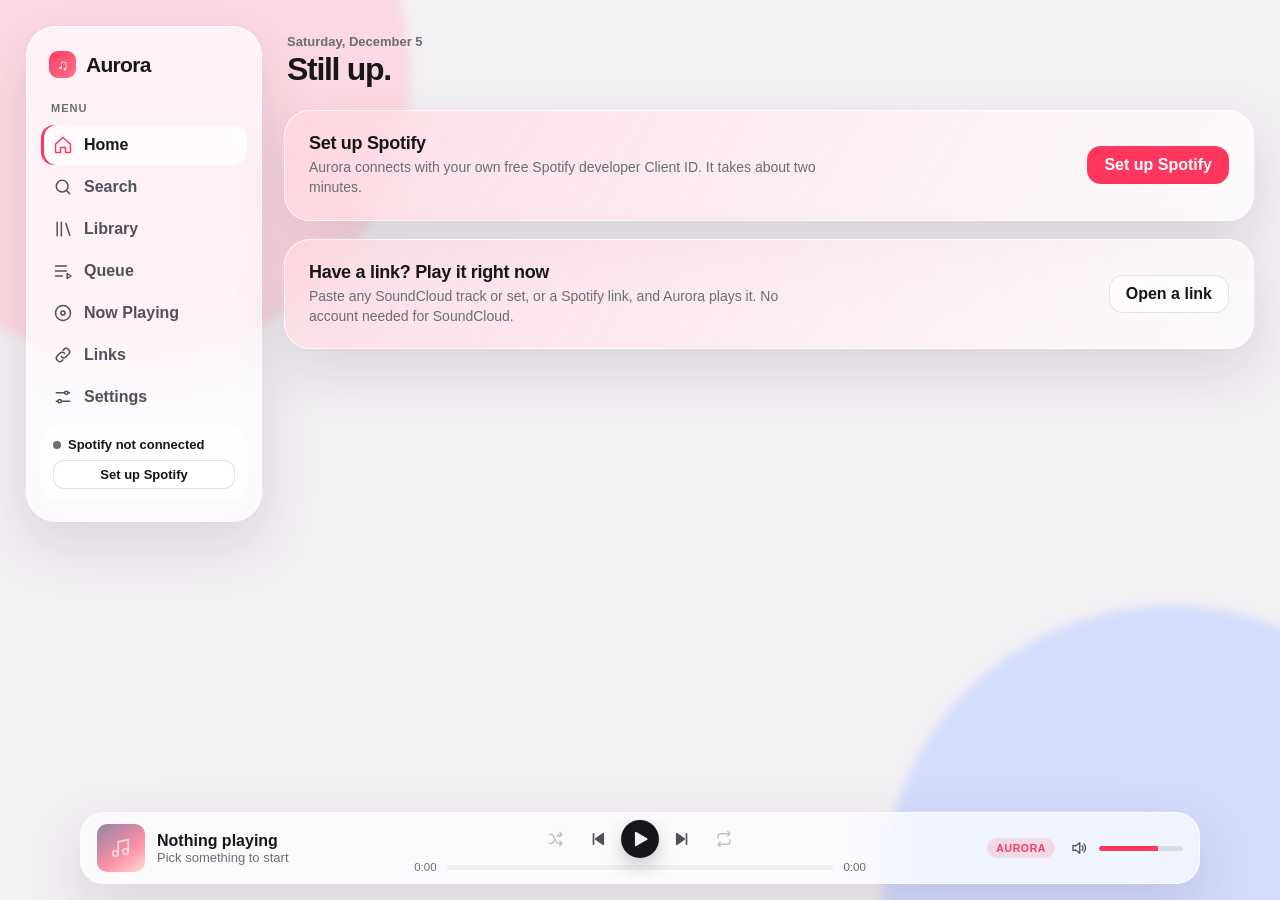
<file: index.html>
<!doctype html>
<html lang="en" data-theme="light">
<head>
  <meta charset="utf-8" />
  <meta name="viewport" content="width=device-width,initial-scale=1,viewport-fit=cover" />
  <title>Aurora — unified music player</title>
  <meta name="theme-color" content="#ff375f" />
  <meta name="description" content="Aurora: a Spotify and SoundCloud player with queue, library and search in one installable app." />
  <meta name="referrer" content="strict-origin-when-cross-origin" />
  <link rel="manifest" href="./manifest.webmanifest" />
  <link rel="icon" href="./icon.svg" type="image/svg+xml" />
  <link rel="apple-touch-icon" href="./icon.svg" />
  <link rel="stylesheet" href="./css/app.css" />
</head>
<body>
  <div class="app">
    <aside class="glass" id="side">
      <a class="brand" href="#/home"><i>♫</i>Aurora</a>
      <div class="navlabel">Menu</div>
      <nav id="nav" aria-label="Main"></nav>
      <div class="sidefoot" id="sidefoot"></div>
    </aside>
    <main id="main">
      <div id="banner"></div>
      <div id="view"></div>
      <section id="page-sources" class="offscreen" aria-label="Open a link"></section>
    </main>
  </div>

  <footer class="playerbar glass empty" id="bar" aria-label="Player"></footer>
  <div class="toasts" id="toasts" aria-live="polite"></div>

  <noscript><p style="padding:24px;font-family:sans-serif">Aurora needs JavaScript to run.</p></noscript>
  <script>
    if (location.protocol === 'file:') {
      document.addEventListener('DOMContentLoaded', function () {
        document.body.innerHTML =
          '<div style="max-width:560px;margin:12vh auto;padding:24px;font-family:-apple-system,Segoe UI,sans-serif;line-height:1.6">' +
          '<h1>Open Aurora through a web server</h1>' +
          '<p>Browsers block the app’s modules and Spotify sign-in on <code>file://</code> pages. From this folder run:</p>' +
          '<pre style="background:#0001;padding:14px;border-radius:12px">python -m http.server 8080 --bind 127.0.0.1</pre>' +
          '<p>then visit <b>http://127.0.0.1:8080/</b></p></div>';
      });
    }
  </script>
  <script type="module" src="./js/app.js"></script>
</body>
</html>
</file>
<file: css/app.css>
:root {
  --accent: #ff375f;
  --accent-soft: color-mix(in srgb, var(--accent) 14%, transparent);
  --ink: #16161b;
  --ink2: #50505a;
  --muted: #6c6c75;
  --bg: #f3f0f4;
  --card: rgba(255, 255, 255, 0.68);
  --solid: #ffffff;
  --stroke: rgba(255, 255, 255, 0.76);
  --hair: rgba(70, 70, 85, 0.14);
  --hover: rgba(255, 255, 255, 0.72);
  --field: rgba(255, 255, 255, 0.8);
  --shadow: 0 22px 55px rgba(65, 38, 63, 0.14);
  --blob1: #ffd0db;
  --blob2: #c8d5ff;
  --bar-h: 72px;
  color-scheme: light;
}
html[data-theme='dark'] {
  --ink: #f5f2f6;
  --ink2: #cbc8d2;
  --muted: #9b98a8;
  --bg: #14131a;
  --card: rgba(39, 37, 49, 0.72);
  --solid: #25232d;
  --stroke: rgba(255, 255, 255, 0.1);
  --hair: rgba(255, 255, 255, 0.12);
  --hover: rgba(255, 255, 255, 0.09);
  --field: rgba(255, 255, 255, 0.07);
  --shadow: 0 22px 55px rgba(0, 0, 0, 0.45);
  --blob1: #4a2340;
  --blob2: #1f2a5a;
  color-scheme: dark;
}

* { box-sizing: border-box; }
html { -webkit-text-size-adjust: 100%; }
body {
  margin: 0;
  min-height: 100vh;
  font-family: -apple-system, BlinkMacSystemFont, 'SF Pro Display', 'Segoe UI', Roboto, sans-serif;
  color: var(--ink);
  background: var(--bg);
  overflow-x: hidden;
  transition: background 0.3s;
}
body::before, body::after {
  content: '';
  position: fixed;
  z-index: -1;
  border-radius: 999px;
  filter: blur(4px);
  opacity: 0.72;
}
body::before { width: 44vw; height: 44vw; top: -16vw; left: -12vw; background: var(--blob1); }
body::after { width: 45vw; height: 45vw; right: -14vw; bottom: -22vw; background: var(--blob2); }

button { font: inherit; color: inherit; border: 0; background: none; cursor: pointer; padding: 0; }
button:disabled { cursor: default; }
a { color: inherit; text-decoration: none; }
a:hover { text-decoration: underline; }
:focus-visible { outline: 2px solid var(--accent); outline-offset: 2px; border-radius: 8px; }
h1, h2, h3, p { margin: 0; }
.ic { display: inline-grid; place-items: center; line-height: 0; }

.glass {
  background: var(--card);
  backdrop-filter: blur(28px) saturate(150%);
  -webkit-backdrop-filter: blur(28px) saturate(150%);
  border: 1px solid var(--stroke);
  box-shadow: var(--shadow);
}

/* ---------- shell ---------- */
.app {
  max-width: 1360px;
  margin: 0 auto;
  padding: 26px 26px calc(var(--bar-h) + 56px);
  display: grid;
  grid-template-columns: 236px minmax(0, 1fr);
  gap: 22px;
  align-items: start;
}
aside {
  position: sticky;
  top: 26px;
  max-height: calc(100vh - var(--bar-h) - 76px);
  min-height: 420px;
  border-radius: 30px;
  padding: 20px 14px;
  display: flex;
  flex-direction: column;
  gap: 8px;
  overflow: auto;
}
.brand {
  display: flex; align-items: center; gap: 10px;
  padding: 4px 8px 16px;
  font-weight: 800; font-size: 21px; letter-spacing: -0.7px;
}
.brand:hover { text-decoration: none; }
.brand i {
  width: 27px; height: 27px; border-radius: 9px; display: grid; place-items: center;
  background: linear-gradient(135deg, var(--accent), color-mix(in srgb, var(--accent) 55%, #ffb3c0));
  color: #fff; font-style: normal; font-size: 15px;
}
.navlabel { font-size: 11px; text-transform: uppercase; letter-spacing: 1px; color: var(--muted); font-weight: 700; margin: 0 10px 3px; }
nav { display: grid; gap: 2px; }
nav a {
  display: flex; align-items: center; gap: 11px;
  padding: 10px 12px; border-radius: 13px;
  color: var(--ink2); font-weight: 600;
}
nav a:hover { background: var(--hover); text-decoration: none; }
nav a.active { background: var(--hover); color: var(--ink); box-shadow: inset 3px 0 0 var(--accent); }
nav a.active .ic { color: var(--accent); }
.sidefoot { margin-top: auto; padding: 12px; border-radius: 18px; background: var(--hover); font-size: 12px; display: grid; gap: 8px; }
.sidefoot b { display: flex; align-items: center; gap: 7px; font-size: 13px; }
.dot { width: 8px; height: 8px; border-radius: 50%; background: var(--muted); flex: none; }
.dot.ok { background: #30c76a; }
.dot.warn { background: #ff9f0a; }
.dot.bad { background: #ff453a; }

main { min-width: 0; }
.page { animation: rise 0.28s ease both; }
@keyframes rise { from { opacity: 0; transform: translateY(8px); } to { opacity: 1; transform: none; } }
.offscreen { position: fixed; left: -10000px; top: 0; width: 520px; pointer-events: none; }
[hidden] { display: none !important; }

.pagehead { display: flex; align-items: flex-end; justify-content: space-between; gap: 16px; margin: 8px 3px 22px; }
.eyebrow { font-size: 13px; color: var(--muted); font-weight: 600; }
.pagehead h1 { font-size: 32px; letter-spacing: -1.3px; margin-top: 2px; }
.sec { margin-top: 30px; }
.sec-head { display: flex; align-items: baseline; gap: 10px; margin: 0 3px 12px; }
.sec-head h3 { font-size: 19px; letter-spacing: -0.4px; }
.sec-head small { color: var(--muted); }
.sec-head .spacer { flex: 1; }

/* ---------- controls ---------- */
.btn { display: inline-flex; align-items: center; justify-content: center; gap: 8px; padding: 10px 17px; border-radius: 14px; font-weight: 700; background: var(--ink); color: var(--bg); transition: transform 0.12s, opacity 0.12s; }
.btn:hover { transform: translateY(-1px); }
.btn:active { transform: none; }
.btn:disabled { opacity: 0.4; transform: none; }
.btn.accent { background: var(--accent); color: #fff; }
.btn.ghost { background: var(--hover); color: var(--ink); box-shadow: inset 0 0 0 1px var(--hair); }
.btn.sm { padding: 7px 12px; font-size: 13px; border-radius: 11px; }
.btn.danger { background: #ff453a; color: #fff; }
.iconbtn { width: 38px; height: 38px; border-radius: 50%; display: inline-grid; place-items: center; color: var(--ink2); transition: background 0.12s, color 0.12s, transform 0.12s; }
.iconbtn:hover:not(:disabled) { background: var(--hover); color: var(--ink); }
.iconbtn.on { color: var(--accent); }
.iconbtn:disabled { opacity: 0.35; }
.iconbtn.like.on svg path { fill: var(--accent); stroke: var(--accent); }
.field { width: 100%; padding: 12px 14px; border-radius: 14px; border: 1px solid var(--hair); background: var(--field); color: var(--ink); font: inherit; }
.field::placeholder { color: var(--muted); }
.field:focus { outline: 2px solid var(--accent); outline-offset: 0; border-color: transparent; }
.chips, .tabs { display: flex; flex-wrap: wrap; gap: 8px; }
.chip { padding: 8px 15px; border-radius: 999px; font-weight: 700; font-size: 14px; background: var(--hover); color: var(--ink2); box-shadow: inset 0 0 0 1px var(--hair); }
.chip.on { background: var(--ink); color: var(--bg); box-shadow: none; }
.pill { display: inline-block; font-size: 11px; letter-spacing: 0.7px; font-weight: 800; color: var(--accent); text-transform: uppercase; }

input[type='range'] { -webkit-appearance: none; appearance: none; background: transparent; width: 100%; height: 18px; margin: 0; cursor: pointer; }
input[type='range']:disabled { cursor: default; opacity: 0.5; }
input[type='range']::-webkit-slider-runnable-track { height: 5px; border-radius: 9px; background: linear-gradient(to right, var(--accent) var(--p, 0%), var(--hair) var(--p, 0%)); }
input[type='range']::-webkit-slider-thumb { -webkit-appearance: none; width: 13px; height: 13px; margin-top: -4px; border-radius: 50%; background: var(--accent); box-shadow: 0 1px 4px #0004; transform: scale(0); transition: transform 0.12s; }
input[type='range']:hover::-webkit-slider-thumb, input[type='range']:active::-webkit-slider-thumb, input[type='range']:focus-visible::-webkit-slider-thumb { transform: scale(1); }
input[type='range']::-moz-range-track { height: 5px; border-radius: 9px; background: var(--hair); }
input[type='range']::-moz-range-progress { height: 5px; border-radius: 9px; background: var(--accent); }
input[type='range']::-moz-range-thumb { width: 13px; height: 13px; border: 0; border-radius: 50%; background: var(--accent); }

/* ---------- artwork ---------- */
.art { position: relative; aspect-ratio: 1; overflow: hidden; border-radius: 12px; background: linear-gradient(145deg, #34255e, var(--accent) 60%, #ffc5ac); flex: none; }
.art img { position: absolute; inset: 0; width: 100%; height: 100%; object-fit: cover; }
.art-fallback { position: absolute; inset: 0; display: grid; place-items: center; color: #ffffffaa; }

/* ---------- track rows ---------- */
.tracks { display: grid; gap: 2px; }
.row { display: grid; grid-template-columns: 44px minmax(0, 1.6fr) minmax(0, 1fr) auto auto auto; gap: 14px; align-items: center; padding: 6px 10px; border-radius: 14px; cursor: pointer; }
.row:hover, .row:focus-visible { background: var(--hover); }
.row .art { width: 44px; border-radius: 9px; }
.row-title { font-weight: 650; white-space: nowrap; overflow: hidden; text-overflow: ellipsis; }
.row-sub, .row-album { color: var(--muted); font-size: 13.5px; white-space: nowrap; overflow: hidden; text-overflow: ellipsis; }
.row-time { color: var(--muted); font-size: 13px; font-variant-numeric: tabular-nums; min-width: 38px; text-align: right; }
.row .iconbtn { width: 34px; height: 34px; }
.row.playing .row-title { color: var(--accent); }
.row.playing { background: var(--accent-soft); }
.row-lead { position: relative; }
.row.playing .row-lead::after { content: ''; position: absolute; inset: 0; border-radius: 9px; background: rgba(0, 0, 0, 0.35) center/18px no-repeat url("data:image/svg+xml,%3Csvg xmlns='http://www.w3.org/2000/svg' viewBox='0 0 24 24' fill='%23fff'%3E%3Crect x='4' y='8' width='3.5' height='12' rx='1'/%3E%3Crect x='10.25' y='4' width='3.5' height='16' rx='1'/%3E%3Crect x='16.5' y='10' width='3.5' height='10' rx='1'/%3E%3C/svg%3E"); }

/* ---------- cards ---------- */
.cards { display: grid; grid-template-columns: repeat(auto-fill, minmax(156px, 1fr)); gap: 16px; }
.card { position: relative; padding: 12px; border-radius: 22px; transition: background 0.15s, transform 0.15s; }
.card:hover { background: var(--hover); transform: translateY(-2px); }
.card-link { display: block; }
.card-link:hover { text-decoration: none; }
.card .art { width: 100%; border-radius: 15px; box-shadow: 0 10px 22px rgba(40, 20, 50, 0.18); }
.card.round .art { border-radius: 50%; }
.card-title { font-weight: 700; margin-top: 10px; white-space: nowrap; overflow: hidden; text-overflow: ellipsis; }
.card-sub { color: var(--muted); font-size: 13px; margin-top: 2px; white-space: nowrap; overflow: hidden; text-overflow: ellipsis; }
.card-media { position: relative; display: block; }
.card-media:hover { text-decoration: none; }
.card-play { position: absolute; right: 8px; bottom: 8px; width: 42px; height: 42px; border-radius: 50%; display: grid; place-items: center; background: var(--accent); color: #fff; box-shadow: 0 8px 18px rgba(0, 0, 0, 0.25); opacity: 0; transform: translateY(6px); transition: 0.15s; }
.card:hover .card-play, .card-play:focus-visible { opacity: 1; transform: none; }
@media (hover: none) { .card-play { opacity: 1; transform: none; } }

/* ---------- detail header / hero ---------- */
.detail { display: grid; grid-template-columns: 210px minmax(0, 1fr); gap: 26px; padding: 24px; border-radius: 30px; align-items: end; margin-bottom: 8px; }
.detail .art { width: 100%; border-radius: 20px; box-shadow: 0 16px 35px rgba(85, 35, 83, 0.3); }
.detail.round .art { border-radius: 50%; }
.detail h1 { font-size: 36px; letter-spacing: -1.4px; margin: 6px 0 8px; line-height: 1.05; overflow-wrap: anywhere; }
.detail p { color: var(--muted); }
.detail .actions { display: flex; gap: 10px; margin-top: 18px; flex-wrap: wrap; }

.hero { border-radius: 32px; padding: 28px; display: grid; grid-template-columns: minmax(180px, 320px) minmax(0, 1fr); gap: 30px; align-items: center; }
.hero .art { width: 100%; border-radius: 26px; box-shadow: 0 20px 45px rgba(85, 35, 83, 0.32); }
.hero h2 { font-size: 34px; letter-spacing: -1.2px; line-height: 1.1; margin: 8px 0 6px; overflow-wrap: anywhere; }
.hero .hero-artist { font-size: 17px; font-weight: 600; color: var(--ink2); }
.hero .hero-album { color: var(--muted); margin: 3px 0 22px; }
.hero .seekrow { margin-top: 4px; }
.hero .ctl { justify-content: flex-start; margin-top: 14px; }
.hero .volrow { margin-top: 12px; max-width: 280px; }

/* ---------- playback widgets ---------- */
.seekrow { display: grid; grid-template-columns: auto minmax(0, 1fr) auto; gap: 10px; align-items: center; font-size: 11.5px; color: var(--muted); font-variant-numeric: tabular-nums; }
.ctl { display: flex; align-items: center; justify-content: center; gap: 6px; }
.playbtn { width: 44px; height: 44px; border-radius: 50%; display: grid; place-items: center; background: var(--ink); color: var(--bg); box-shadow: 0 9px 18px rgba(30, 30, 35, 0.22); transition: transform 0.12s; }
.playbtn:hover { transform: scale(1.05); }
.ctl.big .playbtn { width: 62px; height: 62px; }
.ctl.big { gap: 12px; }
.volrow { display: flex; align-items: center; gap: 4px; }
.volrow .iconbtn { width: 32px; height: 32px; flex: none; }

.playerbar {
  position: fixed; left: 50%; bottom: 16px; transform: translateX(-50%);
  width: min(1120px, calc(100% - 32px)); height: var(--bar-h);
  border-radius: 24px; padding: 0 16px; z-index: 20; overflow: hidden;
  display: grid; grid-template-columns: minmax(0, 1fr) minmax(0, 1.5fr) minmax(0, 1fr); gap: 16px; align-items: center;
}
.pb-track { display: flex; align-items: center; gap: 12px; min-width: 0; }
.pb-link { display: flex; align-items: center; gap: 12px; min-width: 0; flex: 1; }
.pb-link:hover { text-decoration: none; }
.pb-art { width: 48px; border-radius: 10px; }
.pb-meta { min-width: 0; }
.pb-title { font-weight: 700; white-space: nowrap; overflow: hidden; text-overflow: ellipsis; }
.pb-artist { font-size: 13px; color: var(--muted); white-space: nowrap; overflow: hidden; text-overflow: ellipsis; }
.pb-center { display: grid; gap: 0; min-width: 0; }
.pb-center .ctl { gap: 4px; }
.pb-center .playbtn { width: 38px; height: 38px; }
.pb-right { display: flex; align-items: center; justify-content: flex-end; gap: 8px; min-width: 0; }
.pb-right .volrow { width: 120px; }
.srcpill { font-size: 10.5px; font-weight: 800; letter-spacing: 0.6px; text-transform: uppercase; color: var(--accent); background: var(--accent-soft); padding: 4px 9px; border-radius: 999px; white-space: nowrap; }
.mini-progress { display: none; position: absolute; left: 0; right: 0; bottom: 0; height: 3px; background: var(--hair); }
.mini-progress i { display: block; height: 100%; width: var(--p, 0%); background: var(--accent); }
.playerbar.empty .pb-art { opacity: 0.55; }

/* ---------- panels, banners, empty states ---------- */
.panel { border-radius: 26px; padding: 22px; }
.panel + .panel { margin-top: 18px; }
.panel h3 { font-size: 18px; letter-spacing: -0.3px; margin-bottom: 4px; }
.panel .lead { color: var(--muted); font-size: 14px; line-height: 1.5; margin-bottom: 16px; }
.formrow { display: flex; gap: 10px; align-items: center; }
.formrow + .formrow, .formrow + .field, .field + .formrow { margin-top: 10px; }
code, .code { font-family: ui-monospace, SFMono-Regular, Menlo, Consolas, monospace; font-size: 12.5px; background: var(--field); border: 1px solid var(--hair); padding: 9px 11px; border-radius: 11px; word-break: break-all; display: block; user-select: all; }
ol.steps { margin: 12px 0 0; padding-left: 20px; color: var(--ink2); font-size: 14px; line-height: 1.7; }
ol.steps a { color: var(--accent); font-weight: 600; }
.banner { display: flex; gap: 12px; align-items: center; justify-content: space-between; padding: 14px 16px; margin: 0 0 18px; border-radius: 18px; background: color-mix(in srgb, #ff9f0a 16%, var(--card)); border: 1px solid color-mix(in srgb, #ff9f0a 35%, transparent); font-size: 14px; }
.banner.bad { background: color-mix(in srgb, #ff453a 14%, var(--card)); border-color: color-mix(in srgb, #ff453a 35%, transparent); }
.empty-state { text-align: center; padding: 38px 18px; color: var(--muted); }
.empty-state b { display: block; color: var(--ink); font-size: 17px; margin-bottom: 6px; }
.empty-state .btn { margin-top: 14px; }
.cta { display: flex; align-items: center; gap: 20px; padding: 22px 24px; border-radius: 26px; justify-content: space-between; flex-wrap: wrap; background: linear-gradient(120deg, var(--accent-soft), transparent), var(--card); }
.cta b { font-size: 18px; letter-spacing: -0.3px; }
.cta p { color: var(--muted); margin-top: 3px; max-width: 520px; font-size: 14px; line-height: 1.45; }
.swatches { display: flex; gap: 10px; flex-wrap: wrap; }
.swatch { width: 32px; height: 32px; border-radius: 50%; border: 2px solid var(--solid); box-shadow: 0 2px 6px #0003; }
.swatch.selected { outline: 2px solid var(--ink); outline-offset: 2px; }
kbd { font: 600 12px ui-monospace, Menlo, monospace; padding: 2px 7px; border-radius: 7px; background: var(--field); border: 1px solid var(--hair); }
.kv { display: grid; grid-template-columns: auto 1fr; gap: 8px 16px; font-size: 14px; color: var(--ink2); align-items: center; }

.linkform { display: flex; gap: 10px; margin-bottom: 14px; }
.hint { color: var(--muted); font-size: 13px; line-height: 1.5; }
.sc-host { border-radius: 22px; padding: 12px; margin-top: 18px; }
.sc-host iframe { width: 100%; border: 0; border-radius: 14px; display: block; }
.sc-empty { padding: 28px 16px; text-align: center; color: var(--muted); font-size: 14px; }
.sp-embed iframe { width: 100%; border: 0; border-radius: 14px; margin-top: 18px; }
.saved { display: grid; gap: 2px; }
.saved .row { grid-template-columns: 44px minmax(0, 1fr) auto auto; }

.sk { background: linear-gradient(90deg, var(--hair), transparent 50%, var(--hair)); background-size: 200% 100%; animation: sh 1.3s linear infinite; border-radius: 12px; height: 56px; }
.sk + .sk { margin-top: 6px; }
@keyframes sh { to { background-position: -200% 0; } }

.toasts { position: fixed; bottom: calc(var(--bar-h) + 42px); left: 50%; transform: translateX(-50%); z-index: 100; display: grid; gap: 8px; width: min(440px, calc(100% - 28px)); pointer-events: none; }
.toast { padding: 12px 16px; border-radius: 16px; background: var(--solid); color: var(--ink); box-shadow: 0 14px 40px #0004; font-size: 14px; font-weight: 600; border-left: 4px solid var(--accent); animation: rise 0.25s both; transition: opacity 0.3s; }
.toast.error { border-left-color: #ff453a; }
.toast.ok { border-left-color: #30c76a; }
.toast.out { opacity: 0; }

.searchbar { position: sticky; top: 0; z-index: 5; padding: 8px 0 14px; }
.search-input { font-size: 17px; padding: 14px 18px; border-radius: 18px; }

@media (max-width: 900px) {
  .app { display: block; padding: 14px 14px calc(var(--bar-h) + 112px); }
  aside {
    position: fixed; left: 10px; right: 10px; bottom: 10px; top: auto; z-index: 30;
    max-height: none; min-height: 0; padding: 6px; border-radius: 22px; flex-direction: row;
  }
  .brand, .navlabel, .sidefoot { display: none; }
  nav { display: flex; width: 100%; justify-content: space-around; }
  nav a { flex-direction: column; gap: 2px; font-size: 10px; padding: 6px 6px; min-width: 0; flex: 1; text-align: center; }
  nav a.active { box-shadow: none; }
  nav a span.lbl { overflow: hidden; text-overflow: ellipsis; white-space: nowrap; max-width: 100%; }
  .playerbar { bottom: 78px; grid-template-columns: minmax(0, 1fr) auto; height: 62px; gap: 8px; }
  .pb-center .seekrow, .pb-right, .pb-center [data-np-shuffle], .pb-center [data-np-repeat], .pb-center [data-np-prev] { display: none; }
  .pb-center .ctl { gap: 2px; }
  .mini-progress { display: block; }
  .pagehead h1 { font-size: 26px; }
  .detail { grid-template-columns: 120px minmax(0, 1fr); padding: 16px; gap: 16px; }
  .detail h1 { font-size: 24px; }
  .hero { grid-template-columns: 1fr; padding: 20px; gap: 20px; }
  .hero .art { max-width: 280px; margin: 0 auto; }
  .hero h2 { font-size: 26px; }
  .row { grid-template-columns: 44px minmax(0, 1fr) auto auto auto; gap: 10px; padding: 6px 6px; }
  .row-album { display: none; }
  .cards { grid-template-columns: repeat(auto-fill, minmax(132px, 1fr)); gap: 10px; }
  .linkform { flex-direction: column; }
  .offscreen { width: 100vw; }
  .toasts { bottom: calc(var(--bar-h) + 104px); }
}
@media (max-width: 480px) {
  nav a span.lbl { display: none; }
}
@media (prefers-reduced-motion: reduce) {
  *, *::before, *::after { animation-duration: 0.01ms !important; transition-duration: 0.01ms !important; }
}
.btn:hover { text-decoration: none; }
</file>
